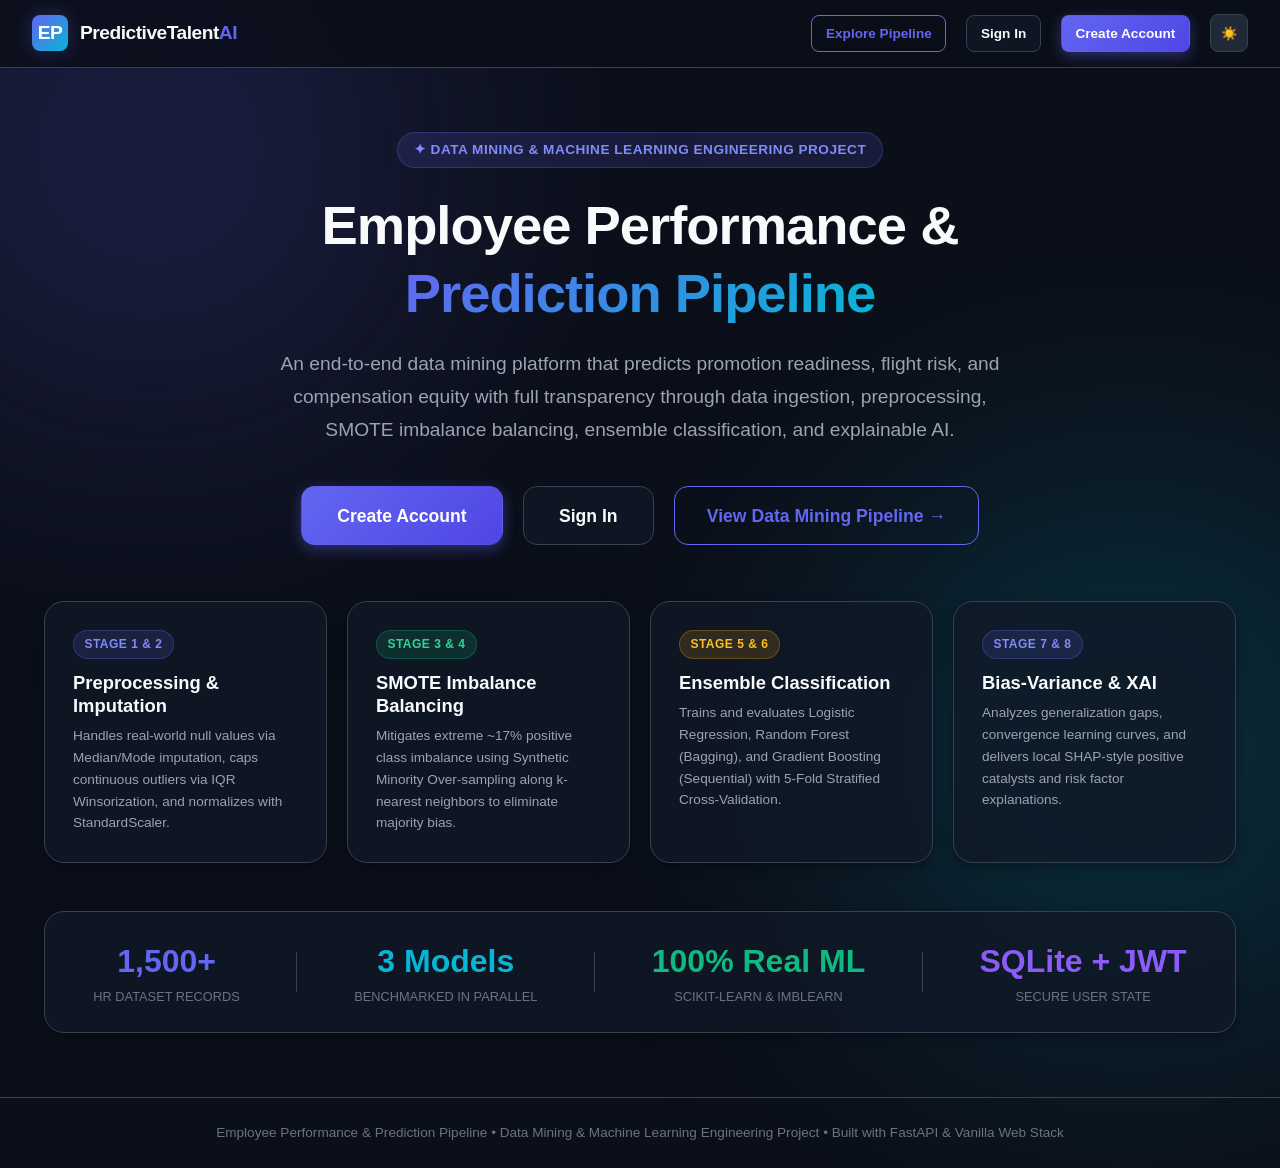
<file: templates/index.html>
<!DOCTYPE html>
<html lang="en" data-theme="dark">
<head>
    <meta charset="UTF-8">
    <meta name="viewport" content="width=device-width, initial-scale=1.0">
    <title>Employee Performance & Prediction Pipeline | Data Mining Platform</title>
    <link rel="stylesheet" href="/static/css/styles.css">
    <link rel="icon" href="data:image/svg+xml,<svg xmlns='http://www.w3.org/2000/svg' viewBox='0 0 100 100'><text y='.9em' font-size='90'>📊</text></svg>">
</head>
<body>
    <div class="ambient-glow glow-1"></div>
    <div class="ambient-glow glow-2"></div>

    <!-- Navigation -->
    <header class="navbar">
        <div class="nav-brand">
            <div class="logo-icon">EP</div>
            <span>PredictiveTalent<span style="color:var(--primary);">AI</span></span>
        </div>
        <div class="nav-links">
            <a href="/pipeline" class="btn btn-outline btn-sm">Explore Pipeline</a>
            <a href="/signin" class="btn btn-secondary btn-sm">Sign In</a>
            <a href="/signup" class="btn btn-primary btn-sm">Create Account</a>
            <button id="theme-toggle-btn" class="btn-icon" aria-label="Toggle Theme">☀️</button>
        </div>
    </header>

    <!-- Hero Section -->
    <main class="container" style="flex:1; display:flex; flex-direction:column; justify-content:center; align-items:center; text-align:center; padding-top:4rem; padding-bottom:4rem;">
        <span class="badge badge-primary" style="margin-bottom:1.5rem; padding:0.4rem 1rem; font-size:0.85rem;">
            ✦ Data Mining & Machine Learning Engineering Project
        </span>
        
        <h1 style="font-size:3.4rem; max-width:900px; margin-bottom:1.25rem; font-weight:800; letter-spacing:-1px;">
            Employee Performance & <span style="background:linear-gradient(135deg, var(--primary), var(--secondary)); -webkit-background-clip:text; -webkit-text-fill-color:transparent;">Prediction Pipeline</span>
        </h1>

        <p style="font-size:1.2rem; color:var(--text-secondary); max-width:720px; margin-bottom:2.5rem; line-height:1.7;">
            An end-to-end data mining platform that predicts promotion readiness, flight risk, and compensation equity with full transparency through data ingestion, preprocessing, SMOTE imbalance balancing, ensemble classification, and explainable AI.
        </p>

        <!-- Two Clear CTA Buttons as requested -->
        <div style="display:flex; gap:1.25rem; justify-content:center; margin-bottom:3.5rem; flex-wrap:wrap;">
            <a href="/signup" class="btn btn-primary" style="padding:0.9rem 2.2rem; font-size:1.1rem;">
                Create Account
            </a>
            <a href="/signin" class="btn btn-secondary" style="padding:0.9rem 2.2rem; font-size:1.1rem;">
                Sign In
            </a>
            <a href="/pipeline" class="btn btn-outline" style="padding:0.9rem 2rem; font-size:1.1rem;">
                View Data Mining Pipeline →
            </a>
        </div>

        <!-- Pipeline Stages Overview Cards -->
        <div class="grid-4" style="text-align:left; width:100%; margin-bottom:3rem;">
            <div class="card">
                <span class="badge badge-primary" style="margin-bottom:0.75rem;">Stage 1 & 2</span>
                <h3 style="font-size:1.15rem; margin-bottom:0.5rem;">Preprocessing & Imputation</h3>
                <p style="font-size:0.85rem; color:var(--text-secondary);">
                    Handles real-world null values via Median/Mode imputation, caps continuous outliers via IQR Winsorization, and normalizes with StandardScaler.
                </p>
            </div>
            <div class="card">
                <span class="badge badge-success" style="margin-bottom:0.75rem;">Stage 3 & 4</span>
                <h3 style="font-size:1.15rem; margin-bottom:0.5rem;">SMOTE Imbalance Balancing</h3>
                <p style="font-size:0.85rem; color:var(--text-secondary);">
                    Mitigates extreme ~17% positive class imbalance using Synthetic Minority Over-sampling along k-nearest neighbors to eliminate majority bias.
                </p>
            </div>
            <div class="card">
                <span class="badge badge-warning" style="margin-bottom:0.75rem;">Stage 5 & 6</span>
                <h3 style="font-size:1.15rem; margin-bottom:0.5rem;">Ensemble Classification</h3>
                <p style="font-size:0.85rem; color:var(--text-secondary);">
                    Trains and evaluates Logistic Regression, Random Forest (Bagging), and Gradient Boosting (Sequential) with 5-Fold Stratified Cross-Validation.
                </p>
            </div>
            <div class="card">
                <span class="badge badge-primary" style="margin-bottom:0.75rem;">Stage 7 & 8</span>
                <h3 style="font-size:1.15rem; margin-bottom:0.5rem;">Bias-Variance & XAI</h3>
                <p style="font-size:0.85rem; color:var(--text-secondary);">
                    Analyzes generalization gaps, convergence learning curves, and delivers local SHAP-style positive catalysts and risk factor explanations.
                </p>
            </div>
        </div>

        <!-- Quick Platform Stats -->
        <div class="card" style="width:100%; display:flex; justify-content:space-around; align-items:center; flex-wrap:wrap; gap:1.5rem; padding:1.5rem 2rem;">
            <div>
                <div style="font-size:2rem; font-weight:800; color:var(--primary);">1,500+</div>
                <div style="font-size:0.8rem; color:var(--text-muted); text-transform:uppercase;">HR Dataset Records</div>
            </div>
            <div style="width:1px; height:40px; background:var(--border-color);" class="hide-mobile"></div>
            <div>
                <div style="font-size:2rem; font-weight:800; color:var(--secondary);">3 Models</div>
                <div style="font-size:0.8rem; color:var(--text-muted); text-transform:uppercase;">Benchmarked In Parallel</div>
            </div>
            <div style="width:1px; height:40px; background:var(--border-color);" class="hide-mobile"></div>
            <div>
                <div style="font-size:2rem; font-weight:800; color:var(--success);">100% Real ML</div>
                <div style="font-size:0.8rem; color:var(--text-muted); text-transform:uppercase;">Scikit-Learn & Imblearn</div>
            </div>
            <div style="width:1px; height:40px; background:var(--border-color);" class="hide-mobile"></div>
            <div>
                <div style="font-size:2rem; font-weight:800; color:var(--accent);">SQLite + JWT</div>
                <div style="font-size:0.8rem; color:var(--text-muted); text-transform:uppercase;">Secure User State</div>
            </div>
        </div>
    </main>

    <!-- Footer -->
    <footer style="border-top:1px solid var(--border-color); padding:1.5rem 2rem; text-align:center; font-size:0.85rem; color:var(--text-muted);">
        Employee Performance & Prediction Pipeline &bull; Data Mining & Machine Learning Engineering Project &bull; Built with FastAPI & Vanilla Web Stack
    </footer>

    <script src="/static/js/common.js"></script>
</body>
</html>
</file>
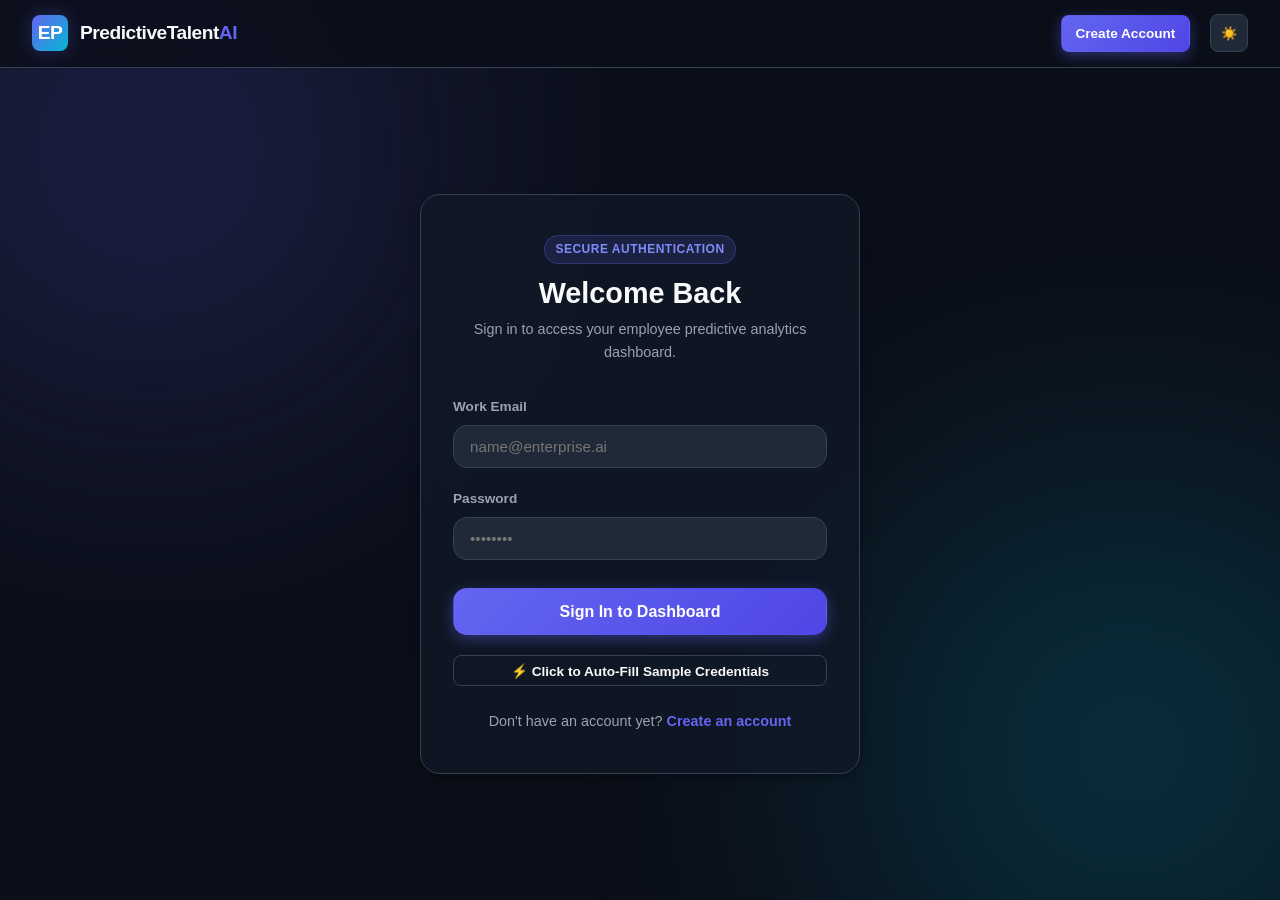
<file: templates/signin.html>
<!DOCTYPE html>
<html lang="en" data-theme="dark">
<head>
    <meta charset="UTF-8">
    <meta name="viewport" content="width=device-width, initial-scale=1.0">
    <title>Sign In | Employee Prediction Pipeline</title>
    <link rel="stylesheet" href="/static/css/styles.css">
    <link rel="icon" href="data:image/svg+xml,<svg xmlns='http://www.w3.org/2000/svg' viewBox='0 0 100 100'><text y='.9em' font-size='90'>📊</text></svg>">
</head>
<body style="display:flex; flex-direction:column; min-height:100vh;">
    <div class="ambient-glow glow-1"></div>
    <div class="ambient-glow glow-2"></div>

    <header class="navbar">
        <div class="nav-brand">
            <div class="logo-icon">EP</div>
            <a href="/" style="color:var(--text-primary);">PredictiveTalent<span style="color:var(--primary);">AI</span></a>
        </div>
        <div class="nav-links">
            <a href="/signup" class="btn btn-primary btn-sm">Create Account</a>
            <button id="theme-toggle-btn" class="btn-icon" aria-label="Toggle Theme">☀️</button>
        </div>
    </header>

    <main class="container" style="flex:1; display:flex; align-items:center; justify-content:center; padding:2.5rem 1rem;">
        <div class="card" style="width:100%; max-width:440px; padding:2.5rem 2rem;">
            <div style="text-align:center; margin-bottom:2rem;">
                <span class="badge badge-primary" style="margin-bottom:0.75rem;">Secure Authentication</span>
                <h2 style="font-size:1.8rem; margin-bottom:0.4rem;">Welcome Back</h2>
                <p style="font-size:0.9rem; color:var(--text-secondary);">
                    Sign in to access your employee predictive analytics dashboard.
                </p>
            </div>

            <form id="signin-form">
                <div class="form-group">
                    <label class="form-label" for="email">Work Email</label>
                    <input type="email" id="email" class="form-control" placeholder="name@enterprise.ai" required>
                </div>

                <div class="form-group">
                    <label class="form-label" for="password">Password</label>
                    <input type="password" id="password" class="form-control" placeholder="••••••••" required>
                </div>

                <button type="submit" class="btn btn-primary" style="width:100%; padding:0.85rem; font-size:1rem; margin-top:0.5rem;">
                    Sign In to Dashboard
                </button>
            </form>

            <!-- Quick Demo Button -->
            <div style="margin-top:1.25rem; text-align:center;">
                <button type="button" id="demo-fill-btn" class="btn btn-secondary btn-sm" style="width:100%;">
                    ⚡ Click to Auto-Fill Sample Credentials
                </button>
            </div>

            <div style="text-align:center; margin-top:1.5rem; font-size:0.9rem; color:var(--text-secondary);">
                Don't have an account yet? <a href="/signup" style="font-weight:600;">Create an account</a>
            </div>
        </div>
    </main>

    <script src="/static/js/common.js"></script>
    <script src="/static/js/auth.js"></script>
</body>
</html>
</file>
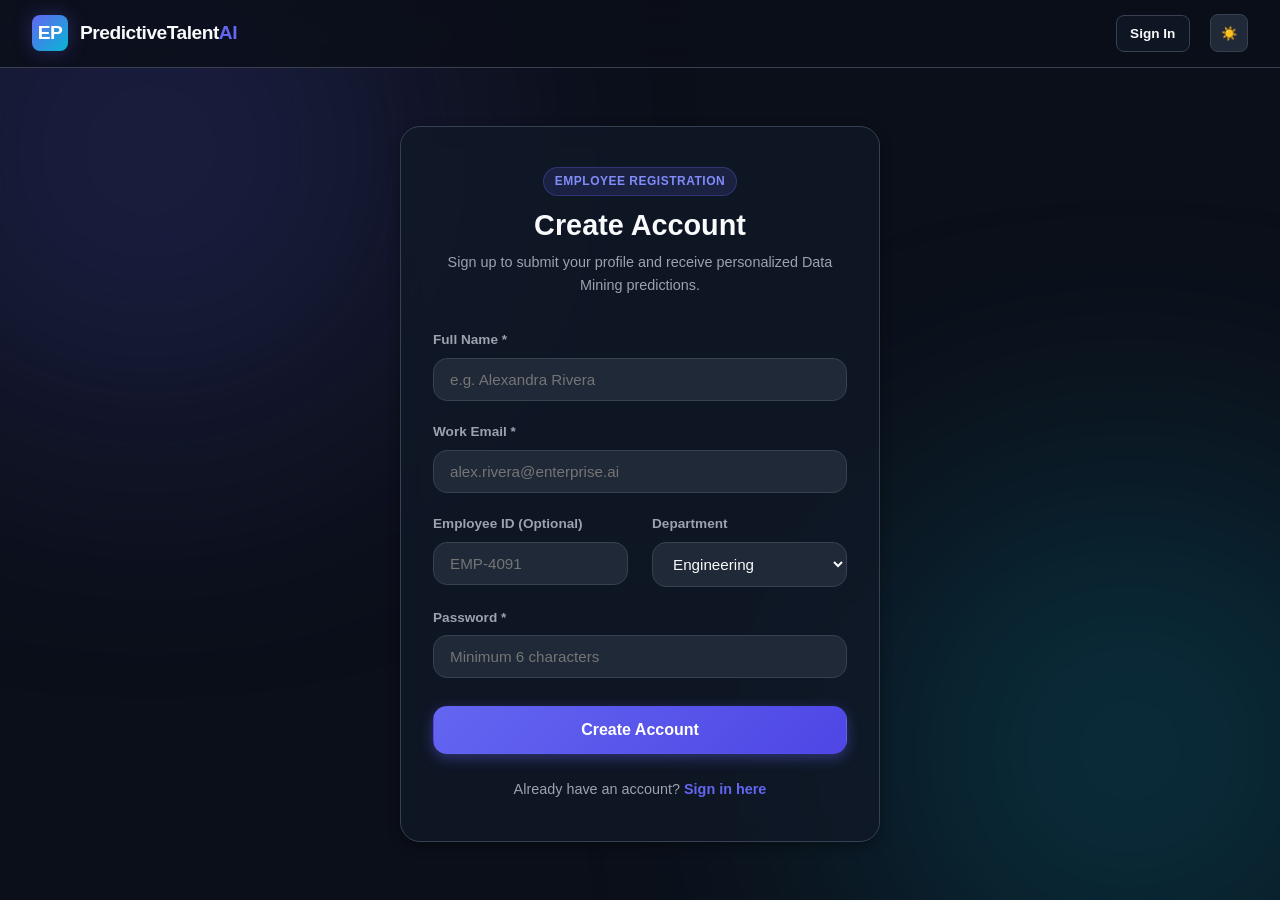
<file: templates/signup.html>
<!DOCTYPE html>
<html lang="en" data-theme="dark">
<head>
    <meta charset="UTF-8">
    <meta name="viewport" content="width=device-width, initial-scale=1.0">
    <title>Create Account | Employee Prediction Pipeline</title>
    <link rel="stylesheet" href="/static/css/styles.css">
    <link rel="icon" href="data:image/svg+xml,<svg xmlns='http://www.w3.org/2000/svg' viewBox='0 0 100 100'><text y='.9em' font-size='90'>📊</text></svg>">
</head>
<body style="display:flex; flex-direction:column; min-height:100vh;">
    <div class="ambient-glow glow-1"></div>
    <div class="ambient-glow glow-2"></div>

    <header class="navbar">
        <div class="nav-brand">
            <div class="logo-icon">EP</div>
            <a href="/" style="color:var(--text-primary);">PredictiveTalent<span style="color:var(--primary);">AI</span></a>
        </div>
        <div class="nav-links">
            <a href="/signin" class="btn btn-secondary btn-sm">Sign In</a>
            <button id="theme-toggle-btn" class="btn-icon" aria-label="Toggle Theme">☀️</button>
        </div>
    </header>

    <main class="container" style="flex:1; display:flex; align-items:center; justify-content:center; padding:2.5rem 1rem;">
        <div class="card" style="width:100%; max-width:480px; padding:2.5rem 2rem;">
            <div style="text-align:center; margin-bottom:2rem;">
                <span class="badge badge-primary" style="margin-bottom:0.75rem;">Employee Registration</span>
                <h2 style="font-size:1.8rem; margin-bottom:0.4rem;">Create Account</h2>
                <p style="font-size:0.9rem; color:var(--text-secondary);">
                    Sign up to submit your profile and receive personalized Data Mining predictions.
                </p>
            </div>

            <form id="signup-form">
                <div class="form-group">
                    <label class="form-label" for="name">Full Name *</label>
                    <input type="text" id="name" class="form-control" placeholder="e.g. Alexandra Rivera" required minlength="2">
                </div>

                <div class="form-group">
                    <label class="form-label" for="email">Work Email *</label>
                    <input type="email" id="email" class="form-control" placeholder="alex.rivera@enterprise.ai" required>
                </div>

                <div class="grid-2">
                    <div class="form-group">
                        <label class="form-label" for="employee_id">Employee ID (Optional)</label>
                        <input type="text" id="employee_id" class="form-control" placeholder="EMP-4091">
                    </div>
                    <div class="form-group">
                        <label class="form-label" for="department">Department</label>
                        <select id="department" class="form-control">
                            <option value="Engineering">Engineering</option>
                            <option value="Sales">Sales</option>
                            <option value="Research & Development">Research & Development</option>
                            <option value="Human Resources">Human Resources</option>
                            <option value="Marketing">Marketing</option>
                            <option value="Operations">Operations</option>
                        </select>
                    </div>
                </div>

                <div class="form-group">
                    <label class="form-label" for="password">Password *</label>
                    <input type="password" id="password" class="form-control" placeholder="Minimum 6 characters" required minlength="6">
                </div>

                <button type="submit" class="btn btn-primary" style="width:100%; padding:0.85rem; font-size:1rem; margin-top:0.5rem;">
                    Create Account
                </button>
            </form>

            <div style="text-align:center; margin-top:1.5rem; font-size:0.9rem; color:var(--text-secondary);">
                Already have an account? <a href="/signin" style="font-weight:600;">Sign in here</a>
            </div>
        </div>
    </main>

    <script src="/static/js/common.js"></script>
    <script src="/static/js/auth.js"></script>
</body>
</html>
</file>
<file: static/css/styles.css>
:root {
  --bg-primary: #0b0f19;
  --bg-secondary: #111827;
  --bg-card: rgba(17, 24, 39, 0.75);
  --bg-card-hover: rgba(31, 41, 55, 0.85);
  --bg-input: #1f2937;
  --border-color: #374151;
  --border-glow: rgba(99, 102, 241, 0.25);
  --text-primary: #f9fafb;
  --text-secondary: #9ca3af;
  --text-muted: #6b7280;
  
  --primary: #6366f1;
  --primary-hover: #4f46e5;
  --primary-glow: rgba(99, 102, 241, 0.4);
  --secondary: #06b6d4;
  --accent: #8b5cf6;
  
  --success: #10b981;
  --warning: #f59e0b;
  --danger: #ef4444;
  --info: #3b82f6;

  --radius-sm: 8px;
  --radius-md: 14px;
  --radius-lg: 20px;
  --radius-full: 9999px;

  --shadow-sm: 0 2px 4px rgba(0,0,0,0.25);
  --shadow-md: 0 4px 12px rgba(0,0,0,0.35);
  --shadow-lg: 0 10px 25px rgba(0,0,0,0.5);
  --shadow-glow: 0 0 20px rgba(99, 102, 241, 0.3);

  --transition: all 0.25s cubic-bezier(0.4, 0, 0.2, 1);
}

[data-theme="light"] {
  --bg-primary: #f8fafc;
  --bg-secondary: #ffffff;
  --bg-card: rgba(255, 255, 255, 0.9);
  --bg-card-hover: #f1f5f9;
  --bg-input: #f1f5f9;
  --border-color: #e2e8f0;
  --border-glow: rgba(99, 102, 241, 0.15);
  --text-primary: #0f172a;
  --text-secondary: #475569;
  --text-muted: #94a3b8;
  --shadow-md: 0 4px 12px rgba(0,0,0,0.06);
  --shadow-lg: 0 10px 25px rgba(0,0,0,0.08);
}

* {
  box-sizing: border-box;
  margin: 0;
  padding: 0;
}

body {
  font-family: -apple-system, BlinkMacSystemFont, "Segoe UI", Roboto, "Helvetica Neue", Arial, sans-serif;
  background-color: var(--bg-primary);
  color: var(--text-primary);
  line-height: 1.6;
  min-height: 100vh;
  display: flex;
  flex-direction: column;
  overflow-x: hidden;
  transition: background-color 0.3s ease, color 0.3s ease;
}

/* Background Ambient Glows */
.ambient-glow {
  position: fixed;
  width: 500px;
  height: 500px;
  border-radius: 50%;
  filter: blur(140px);
  z-index: -1;
  pointer-events: none;
  opacity: 0.25;
}
.glow-1 { top: -100px; left: -100px; background: var(--primary); }
.glow-2 { bottom: -100px; right: -100px; background: var(--secondary); }

/* Typography */
h1, h2, h3, h4, h5, h6 {
  font-weight: 700;
  line-height: 1.25;
  color: var(--text-primary);
}

a {
  color: var(--primary);
  text-decoration: none;
  transition: var(--transition);
}
a:hover {
  color: var(--secondary);
}

/* Navbar */
.navbar {
  position: sticky;
  top: 0;
  z-index: 100;
  background: rgba(11, 15, 25, 0.85);
  backdrop-filter: blur(12px);
  border-bottom: 1px solid var(--border-color);
  padding: 0.9rem 2rem;
  display: flex;
  justify-content: space-between;
  align-items: center;
}
[data-theme="light"] .navbar {
  background: rgba(255, 255, 255, 0.85);
}

.nav-brand {
  display: flex;
  align-items: center;
  gap: 0.75rem;
  font-weight: 800;
  font-size: 1.2rem;
  letter-spacing: -0.5px;
  color: var(--text-primary);
}
.nav-brand .logo-icon {
  width: 36px;
  height: 36px;
  background: linear-gradient(135deg, var(--primary), var(--secondary));
  border-radius: var(--radius-sm);
  display: flex;
  align-items: center;
  justify-content: center;
  color: white;
  font-weight: 900;
  box-shadow: var(--shadow-glow);
}

.nav-links {
  display: flex;
  align-items: center;
  gap: 1.25rem;
}

/* Container */
.container {
  width: 100%;
  max-width: 1240px;
  margin: 0 auto;
  padding: 2rem 1.5rem;
}

/* Buttons */
.btn {
  display: inline-flex;
  align-items: center;
  justify-content: center;
  gap: 0.5rem;
  padding: 0.65rem 1.35rem;
  border-radius: var(--radius-md);
  font-weight: 600;
  font-size: 0.95rem;
  cursor: pointer;
  border: 1px solid transparent;
  transition: var(--transition);
  text-decoration: none;
}
.btn-primary {
  background: linear-gradient(135deg, var(--primary), var(--primary-hover));
  color: white;
  box-shadow: 0 4px 14px var(--primary-glow);
}
.btn-primary:hover {
  transform: translateY(-2px);
  box-shadow: 0 6px 20px var(--primary-glow);
}
.btn-secondary {
  background: var(--bg-card);
  color: var(--text-primary);
  border-color: var(--border-color);
}
.btn-secondary:hover {
  background: var(--bg-card-hover);
  border-color: var(--primary);
  transform: translateY(-2px);
}
.btn-outline {
  background: transparent;
  border-color: var(--primary);
  color: var(--primary);
}
.btn-outline:hover {
  background: var(--primary);
  color: white;
}
.btn-sm {
  padding: 0.4rem 0.85rem;
  font-size: 0.85rem;
  border-radius: var(--radius-sm);
}
.btn-icon {
  width: 38px;
  height: 38px;
  padding: 0;
  border-radius: var(--radius-sm);
  background: var(--bg-input);
  border: 1px solid var(--border-color);
  color: var(--text-primary);
  cursor: pointer;
  display: inline-flex;
  align-items: center;
  justify-content: center;
}
.btn-icon:hover {
  background: var(--bg-card-hover);
  border-color: var(--primary);
}

/* Cards & Glassmorphism */
.card {
  background: var(--bg-card);
  backdrop-filter: blur(12px);
  border: 1px solid var(--border-color);
  border-radius: var(--radius-lg);
  padding: 1.75rem;
  box-shadow: var(--shadow-md);
  transition: var(--transition);
  position: relative;
  overflow: hidden;
}
.card:hover {
  border-color: var(--border-glow);
}

/* Badges */
.badge {
  display: inline-flex;
  align-items: center;
  gap: 0.35rem;
  padding: 0.25rem 0.65rem;
  border-radius: var(--radius-full);
  font-size: 0.75rem;
  font-weight: 600;
  text-transform: uppercase;
  letter-spacing: 0.5px;
}
.badge-primary { background: rgba(99, 102, 241, 0.15); color: #818cf8; border: 1px solid rgba(99, 102, 241, 0.3); }
.badge-success { background: rgba(16, 185, 129, 0.15); color: #34d399; border: 1px solid rgba(16, 185, 129, 0.3); }
.badge-warning { background: rgba(245, 158, 11, 0.15); color: #fbbf24; border: 1px solid rgba(245, 158, 11, 0.3); }
.badge-danger { background: rgba(239, 68, 68, 0.15); color: #f87171; border: 1px solid rgba(239, 68, 68, 0.3); }

/* Forms & Inputs */
.form-group {
  margin-bottom: 1.25rem;
}
.form-label {
  display: block;
  font-size: 0.85rem;
  font-weight: 600;
  color: var(--text-secondary);
  margin-bottom: 0.45rem;
}
.form-control {
  width: 100%;
  padding: 0.75rem 1rem;
  background: var(--bg-input);
  border: 1px solid var(--border-color);
  border-radius: var(--radius-md);
  color: var(--text-primary);
  font-size: 0.95rem;
  transition: var(--transition);
  outline: none;
}
.form-control:focus {
  border-color: var(--primary);
  box-shadow: 0 0 0 3px var(--primary-glow);
}
select.form-control {
  cursor: pointer;
}

/* Grid Layouts */
.grid-2 { display: grid; grid-template-columns: repeat(2, 1fr); gap: 1.5rem; }
.grid-3 { display: grid; grid-template-columns: repeat(3, 1fr); gap: 1.5rem; }
.grid-4 { display: grid; grid-template-columns: repeat(4, 1fr); gap: 1.25rem; }
.grid-12 { display: grid; grid-template-columns: repeat(12, 1fr); gap: 1.5rem; }

@media (max-width: 900px) {
  .grid-2, .grid-3, .grid-4 { grid-template-columns: 1fr; }
  .grid-12 { grid-template-columns: 1fr; }
}

/* Toast Notifications */
#toast-container {
  position: fixed;
  bottom: 2rem;
  right: 2rem;
  z-index: 9999;
  display: flex;
  flex-direction: column;
  gap: 0.75rem;
}
.toast {
  padding: 0.85rem 1.25rem;
  background: var(--bg-secondary);
  color: var(--text-primary);
  border-radius: var(--radius-md);
  border-left: 4px solid var(--primary);
  box-shadow: var(--shadow-lg);
  font-size: 0.9rem;
  display: flex;
  align-items: center;
  gap: 0.75rem;
  animation: slideIn 0.3s cubic-bezier(0.16, 1, 0.3, 1);
  min-width: 280px;
  max-width: 420px;
}
.toast.toast-success { border-left-color: var(--success); }
.toast.toast-error { border-left-color: var(--danger); }
.toast.toast-warning { border-left-color: var(--warning); }

@keyframes slideIn {
  from { transform: translateX(100%); opacity: 0; }
  to { transform: translateX(0); opacity: 1; }
}

/* Pipeline Step Indicator */
.pipeline-stepper {
  display: flex;
  justify-content: space-between;
  position: relative;
  margin-bottom: 2.5rem;
  padding: 0 1rem;
}
.pipeline-stepper::before {
  content: "";
  position: absolute;
  top: 50%;
  left: 3rem;
  right: 3rem;
  height: 3px;
  background: var(--border-color);
  transform: translateY(-50%);
  z-index: 1;
}
.step-item {
  position: relative;
  z-index: 2;
  display: flex;
  flex-direction: column;
  align-items: center;
  cursor: pointer;
  background: var(--bg-primary);
  padding: 0 0.5rem;
}
.step-circle {
  width: 44px;
  height: 44px;
  border-radius: 50%;
  background: var(--bg-input);
  border: 2px solid var(--border-color);
  display: flex;
  align-items: center;
  justify-content: center;
  font-weight: 700;
  font-size: 0.95rem;
  color: var(--text-muted);
  transition: var(--transition);
}
.step-item.active .step-circle {
  background: var(--primary);
  border-color: var(--primary);
  color: white;
  box-shadow: 0 0 15px var(--primary-glow);
}
.step-item.completed .step-circle {
  background: var(--success);
  border-color: var(--success);
  color: white;
}
.step-label {
  font-size: 0.75rem;
  font-weight: 600;
  margin-top: 0.5rem;
  color: var(--text-secondary);
  text-align: center;
  max-width: 90px;
}
.step-item.active .step-label {
  color: var(--primary);
  font-weight: 700;
}

/* Confusion Matrix Display */
.confusion-matrix-grid {
  display: grid;
  grid-template-columns: 80px 140px 140px;
  grid-gap: 8px;
  align-items: center;
  text-align: center;
  margin: 1.5rem 0;
}
.cm-header {
  font-weight: 700;
  font-size: 0.8rem;
  text-transform: uppercase;
  color: var(--text-secondary);
}
.cm-cell {
  padding: 1.25rem 0.5rem;
  border-radius: var(--radius-md);
  background: var(--bg-input);
  border: 1px solid var(--border-color);
}
.cm-cell.cm-correct {
  background: rgba(16, 185, 129, 0.12);
  border-color: rgba(16, 185, 129, 0.3);
}
.cm-cell.cm-incorrect {
  background: rgba(239, 68, 68, 0.12);
  border-color: rgba(239, 68, 68, 0.3);
}
.cm-value {
  font-size: 1.6rem;
  font-weight: 800;
}
.cm-label {
  font-size: 0.75rem;
  color: var(--text-secondary);
  margin-top: 0.25rem;
}

/* Tooltips */
.tooltip-trigger {
  cursor: help;
  border-bottom: 1px dashed var(--text-muted);
  position: relative;
}
.tooltip-trigger:hover::after {
  content: attr(data-tooltip);
  position: absolute;
  bottom: 125%;
  left: 50%;
  transform: translateX(-50%);
  background: #1e293b;
  color: #fff;
  padding: 0.4rem 0.75rem;
  border-radius: var(--radius-sm);
  font-size: 0.75rem;
  white-space: normal;
  width: 220px;
  z-index: 1000;
  box-shadow: var(--shadow-lg);
  border: 1px solid var(--border-color);
  line-height: 1.4;
}

/* Loading Skeleton */
.skeleton {
  background: linear-gradient(90deg, var(--bg-input) 25%, var(--bg-card-hover) 50%, var(--bg-input) 75%);
  background-size: 200% 100%;
  animation: loading 1.5s infinite;
  border-radius: var(--radius-sm);
}
@keyframes loading {
  0% { background-position: 200% 0; }
  100% { background-position: -200% 0; }
}

/* Modal */
.modal-overlay {
  position: fixed;
  top: 0;
  left: 0;
  right: 0;
  bottom: 0;
  background: rgba(0, 0, 0, 0.75);
  backdrop-filter: blur(8px);
  display: flex;
  align-items: center;
  justify-content: center;
  z-index: 1000;
  opacity: 0;
  visibility: hidden;
  transition: var(--transition);
}
.modal-overlay.active {
  opacity: 1;
  visibility: visible;
}
.modal-card {
  width: 90%;
  max-width: 650px;
  max-height: 85vh;
  overflow-y: auto;
  transform: scale(0.95);
  transition: var(--transition);
}
.modal-overlay.active .modal-card {
  transform: scale(1);
}

/* Print Styling for Report */
@media print {
  body { background: white !important; color: black !important; }
  .navbar, .btn, .pipeline-stepper, #toast-container { display: none !important; }
  .card { border: 1px solid #ccc !important; box-shadow: none !important; }
}
</file>
